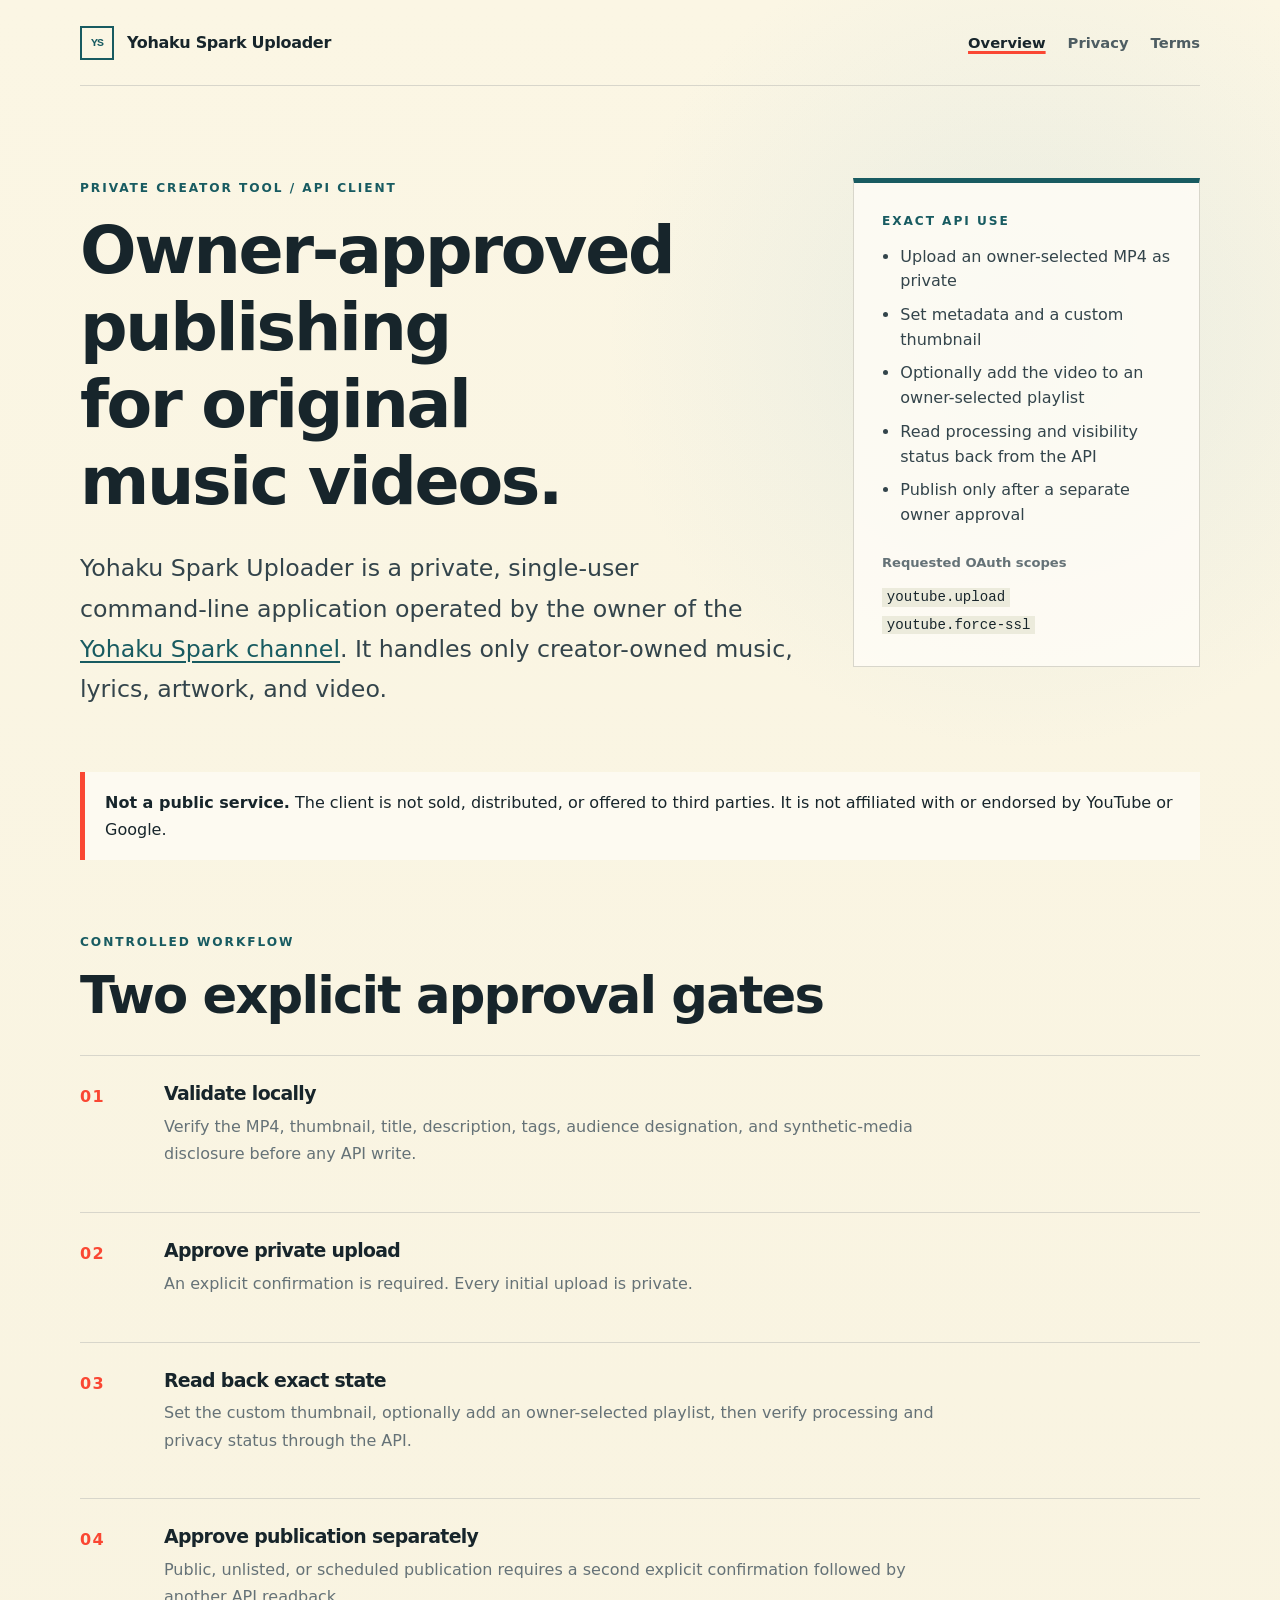
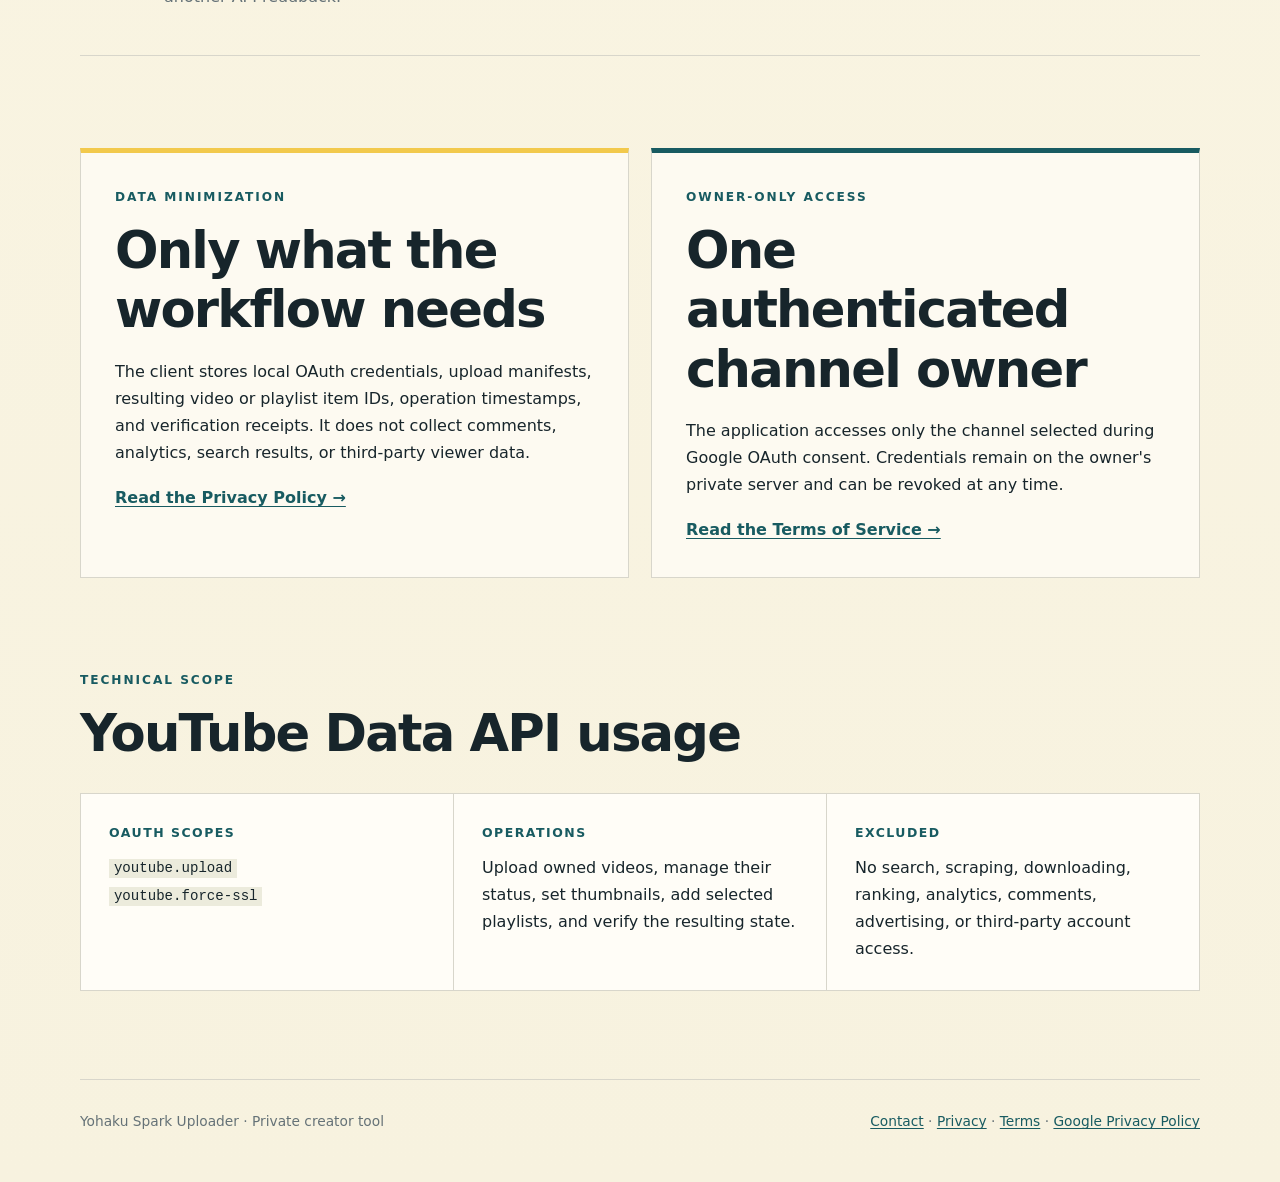
<file: index.html>
<!doctype html>
<html lang="en">
<head>
  <meta charset="utf-8">
  <meta name="viewport" content="width=device-width,initial-scale=1">
  <meta name="description" content="Yohaku Spark Uploader is a private, single-user tool for uploading creator-owned lyric videos to the Yohaku Spark channel.">
  <title>Yohaku Spark Uploader</title>
  <link rel="stylesheet" href="styles.css">
  <link rel="icon" href="favicon.svg" type="image/svg+xml">
</head>
<body>
  <header class="site-header">
    <a class="brand" href="index.html" aria-label="Yohaku Spark Uploader home">
      <span class="brand-mark" aria-hidden="true">YS</span>
      <span>Yohaku Spark Uploader</span>
    </a>
    <nav aria-label="Primary navigation">
      <a aria-current="page" href="index.html">Overview</a>
      <a href="privacy.html">Privacy</a>
      <a href="terms.html">Terms</a>
    </nav>
  </header>

  <main>
    <section class="hero hero-grid">
      <div>
        <p class="eyebrow">PRIVATE CREATOR TOOL / API CLIENT</p>
        <h1>Owner-approved publishing for original music videos.</h1>
        <p class="lede">Yohaku Spark Uploader is a private, single-user command&#8209;line application operated by the owner of the <a href="https://youtube.com/@yohaku-spark">Yohaku Spark channel</a>. It handles only creator-owned music, lyrics, artwork, and video.</p>
      </div>
      <aside class="api-summary" aria-label="API use summary">
        <p class="eyebrow">EXACT API USE</p>
        <ul class="plain-list compact">
          <li>Upload an owner-selected MP4 as private</li>
          <li>Set metadata and a custom thumbnail</li>
          <li>Optionally add the video to an owner-selected playlist</li>
          <li>Read processing and visibility status back from the API</li>
          <li>Publish only after a separate owner approval</li>
        </ul>
        <p class="scope-label">Requested OAuth scopes</p>
        <code>youtube.upload</code><br>
        <code>youtube.force-ssl</code>
      </aside>
      <div class="notice hero-notice"><strong>Not a public service.</strong> The client is not sold, distributed, or offered to third parties. It is not affiliated with or endorsed by YouTube or Google.</div>
    </section>

    <section aria-labelledby="workflow">
      <div class="section-heading">
        <p class="eyebrow">CONTROLLED WORKFLOW</p>
        <h2 id="workflow">Two explicit approval gates</h2>
      </div>
      <ol class="steps">
        <li><span>01</span><div><h3>Validate locally</h3><p>Verify the MP4, thumbnail, title, description, tags, audience designation, and synthetic-media disclosure before any API write.</p></div></li>
        <li><span>02</span><div><h3>Approve private upload</h3><p>An explicit confirmation is required. Every initial upload is private.</p></div></li>
        <li><span>03</span><div><h3>Read back exact state</h3><p>Set the custom thumbnail, optionally add an owner-selected playlist, then verify processing and privacy status through the API.</p></div></li>
        <li><span>04</span><div><h3>Approve publication separately</h3><p>Public, unlisted, or scheduled publication requires a second explicit confirmation followed by another API readback.</p></div></li>
      </ol>
    </section>

    <section class="grid" aria-label="Application details">
      <article>
        <p class="eyebrow">DATA MINIMIZATION</p>
        <h2>Only what the workflow needs</h2>
        <p>The client stores local OAuth credentials, upload manifests, resulting video or playlist item IDs, operation timestamps, and verification receipts. It does not collect comments, analytics, search results, or third-party viewer data.</p>
        <a class="text-link" href="privacy.html">Read the Privacy Policy →</a>
      </article>
      <article>
        <p class="eyebrow">OWNER-ONLY ACCESS</p>
        <h2>One authenticated channel owner</h2>
        <p>The application accesses only the channel selected during Google OAuth consent. Credentials remain on the owner's private server and can be revoked at any time.</p>
        <a class="text-link" href="terms.html">Read the Terms of Service →</a>
      </article>
    </section>

    <section class="technical" aria-labelledby="technical">
      <div class="section-heading">
        <p class="eyebrow">TECHNICAL SCOPE</p>
        <h2 id="technical">YouTube Data API usage</h2>
      </div>
      <dl>
        <div><dt>OAuth scopes</dt><dd><code>youtube.upload</code><br><code>youtube.force-ssl</code></dd></div>
        <div><dt>Operations</dt><dd>Upload owned videos, manage their status, set thumbnails, add selected playlists, and verify the resulting state.</dd></div>
        <div><dt>Excluded</dt><dd>No search, scraping, downloading, ranking, analytics, comments, advertising, or third-party account access.</dd></div>
      </dl>
    </section>
  </main>

  <footer>
    <p>Yohaku Spark Uploader · Private creator tool</p>
    <p><a href="https://github.com/h008/yohaku-spark-uploader/issues">Contact</a> · <a href="privacy.html">Privacy</a> · <a href="terms.html">Terms</a> · <a href="https://policies.google.com/privacy">Google Privacy Policy</a></p>
  </footer>
</body>
</html>
</file>
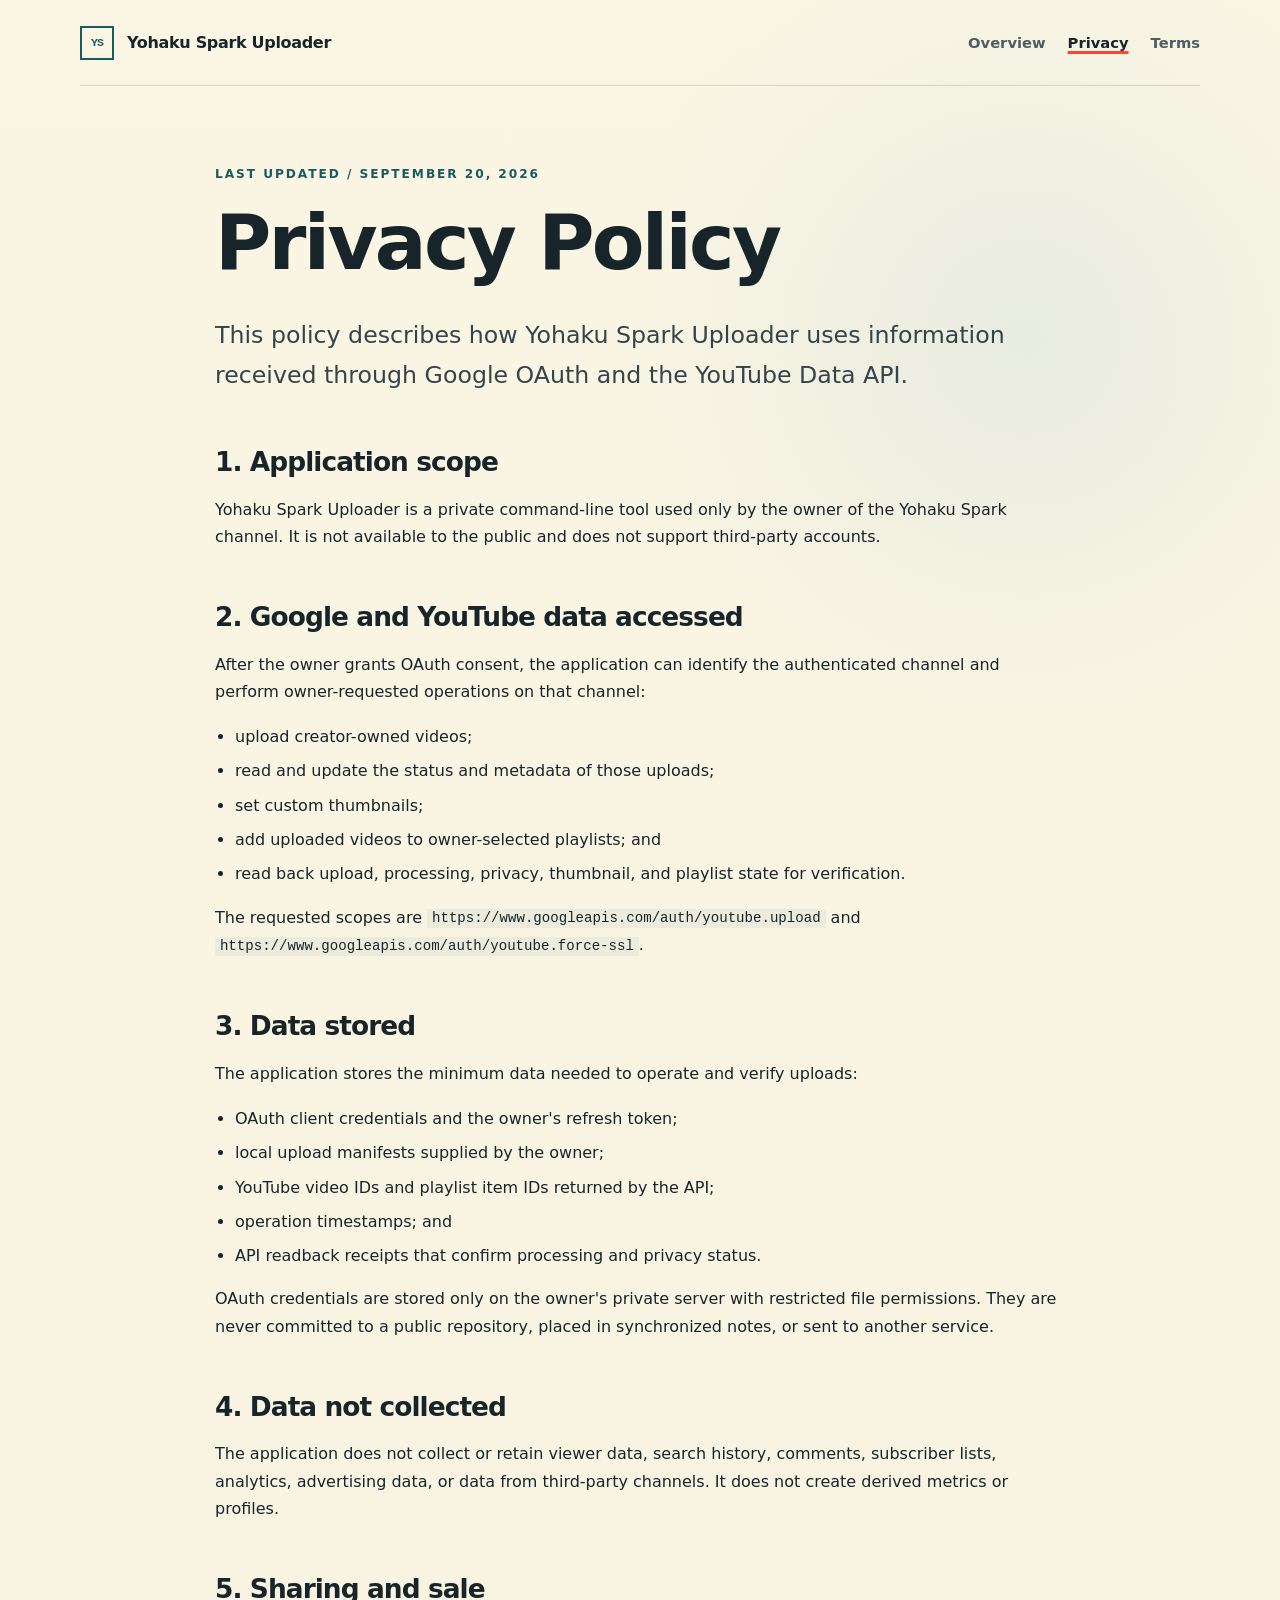
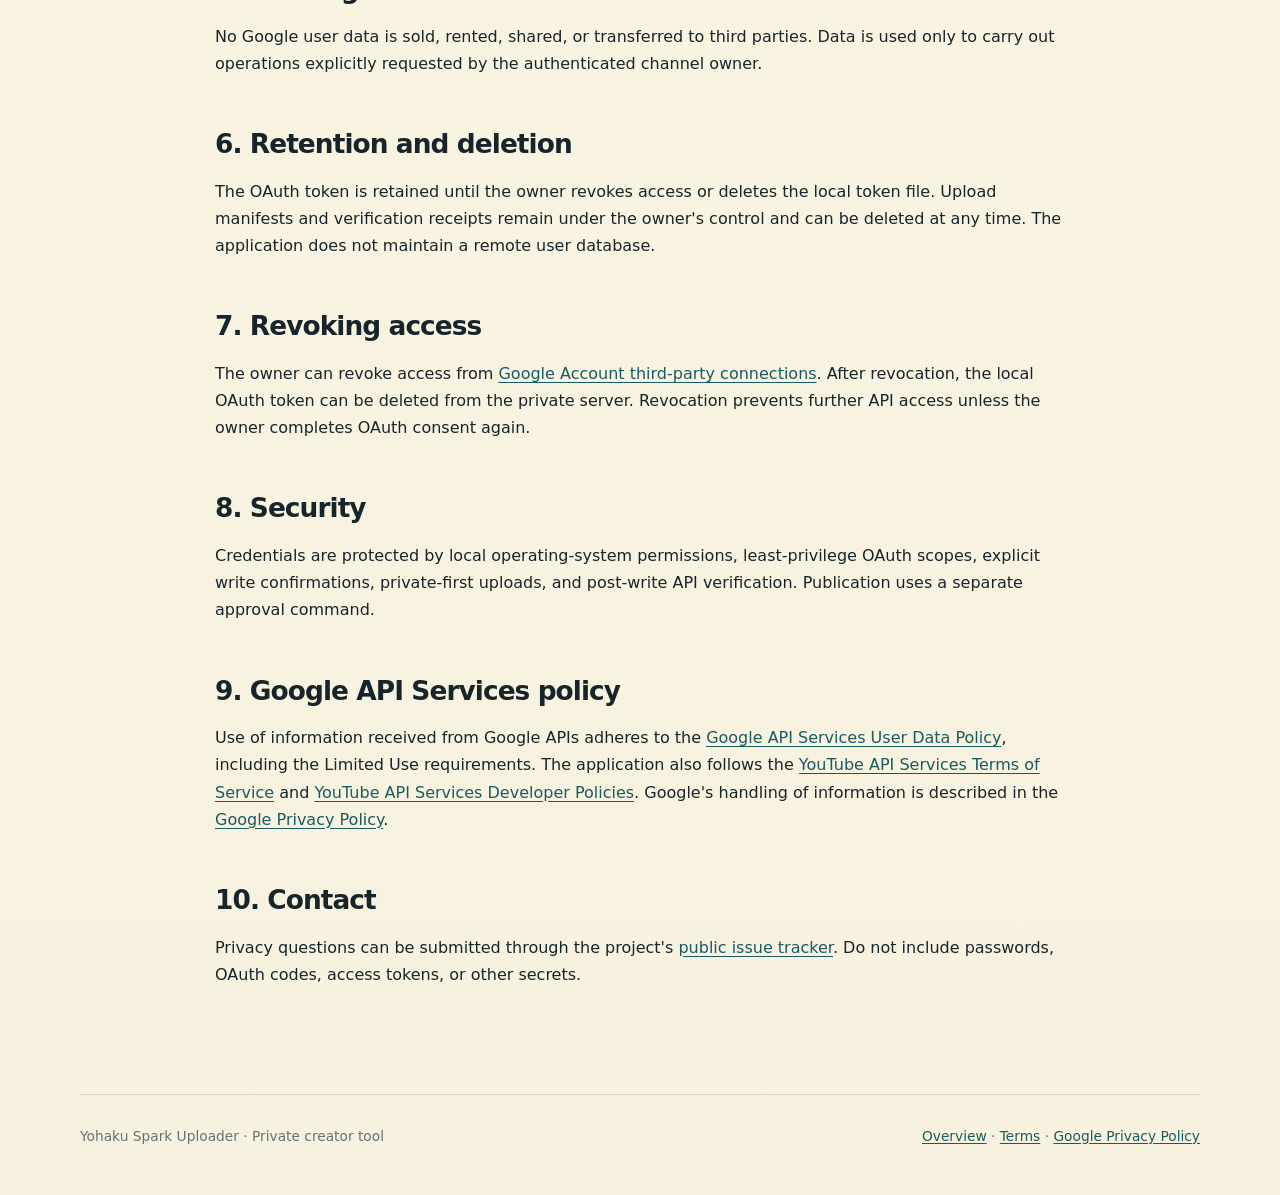
<file: privacy.html>
<!doctype html>
<html lang="en">
<head>
  <meta charset="utf-8">
  <meta name="viewport" content="width=device-width,initial-scale=1">
  <meta name="description" content="Privacy Policy for Yohaku Spark Uploader.">
  <title>Privacy Policy · Yohaku Spark Uploader</title>
  <link rel="stylesheet" href="styles.css">
  <link rel="icon" href="favicon.svg" type="image/svg+xml">
</head>
<body>
  <header class="site-header">
    <a class="brand" href="index.html"><span class="brand-mark" aria-hidden="true">YS</span><span>Yohaku Spark Uploader</span></a>
    <nav aria-label="Primary navigation"><a href="index.html">Overview</a><a aria-current="page" href="privacy.html">Privacy</a><a href="terms.html">Terms</a></nav>
  </header>
  <main class="document">
    <p class="eyebrow">LAST UPDATED / SEPTEMBER 20, 2026</p>
    <h1>Privacy Policy</h1>
    <p class="lede">This policy describes how Yohaku Spark Uploader uses information received through Google OAuth and the YouTube Data API.</p>

    <h2>1. Application scope</h2>
    <p>Yohaku Spark Uploader is a private command-line tool used only by the owner of the Yohaku Spark channel. It is not available to the public and does not support third-party accounts.</p>

    <h2>2. Google and YouTube data accessed</h2>
    <p>After the owner grants OAuth consent, the application can identify the authenticated channel and perform owner-requested operations on that channel:</p>
    <ul>
      <li>upload creator-owned videos;</li>
      <li>read and update the status and metadata of those uploads;</li>
      <li>set custom thumbnails;</li>
      <li>add uploaded videos to owner-selected playlists; and</li>
      <li>read back upload, processing, privacy, thumbnail, and playlist state for verification.</li>
    </ul>
    <p>The requested scopes are <code>https://www.googleapis.com/auth/youtube.upload</code> and <code>https://www.googleapis.com/auth/youtube.force-ssl</code>.</p>

    <h2>3. Data stored</h2>
    <p>The application stores the minimum data needed to operate and verify uploads:</p>
    <ul>
      <li>OAuth client credentials and the owner's refresh token;</li>
      <li>local upload manifests supplied by the owner;</li>
      <li>YouTube video IDs and playlist item IDs returned by the API;</li>
      <li>operation timestamps; and</li>
      <li>API readback receipts that confirm processing and privacy status.</li>
    </ul>
    <p>OAuth credentials are stored only on the owner's private server with restricted file permissions. They are never committed to a public repository, placed in synchronized notes, or sent to another service.</p>

    <h2>4. Data not collected</h2>
    <p>The application does not collect or retain viewer data, search history, comments, subscriber lists, analytics, advertising data, or data from third-party channels. It does not create derived metrics or profiles.</p>

    <h2>5. Sharing and sale</h2>
    <p>No Google user data is sold, rented, shared, or transferred to third parties. Data is used only to carry out operations explicitly requested by the authenticated channel owner.</p>

    <h2>6. Retention and deletion</h2>
    <p>The OAuth token is retained until the owner revokes access or deletes the local token file. Upload manifests and verification receipts remain under the owner's control and can be deleted at any time. The application does not maintain a remote user database.</p>

    <h2>7. Revoking access</h2>
    <p>The owner can revoke access from <a href="https://myaccount.google.com/connections">Google Account third-party connections</a>. After revocation, the local OAuth token can be deleted from the private server. Revocation prevents further API access unless the owner completes OAuth consent again.</p>

    <h2>8. Security</h2>
    <p>Credentials are protected by local operating-system permissions, least-privilege OAuth scopes, explicit write confirmations, private-first uploads, and post-write API verification. Publication uses a separate approval command.</p>

    <h2>9. Google API Services policy</h2>
    <p>Use of information received from Google APIs adheres to the <a href="https://developers.google.com/terms/api-services-user-data-policy">Google API Services User Data Policy</a>, including the Limited Use requirements. The application also follows the <a href="https://developers.google.com/youtube/terms/api-services-terms-of-service">YouTube API Services Terms of Service</a> and <a href="https://developers.google.com/youtube/terms/developer-policies">YouTube API Services Developer Policies</a>. Google's handling of information is described in the <a href="https://policies.google.com/privacy">Google Privacy Policy</a>.</p>

    <h2>10. Contact</h2>
    <p>Privacy questions can be submitted through the project's <a href="https://github.com/h008/yohaku-spark-uploader/issues">public issue tracker</a>. Do not include passwords, OAuth codes, access tokens, or other secrets.</p>
  </main>
  <footer><p>Yohaku Spark Uploader · Private creator tool</p><p><a href="index.html">Overview</a> · <a href="terms.html">Terms</a> · <a href="https://policies.google.com/privacy">Google Privacy Policy</a></p></footer>
</body>
</html>
</file>
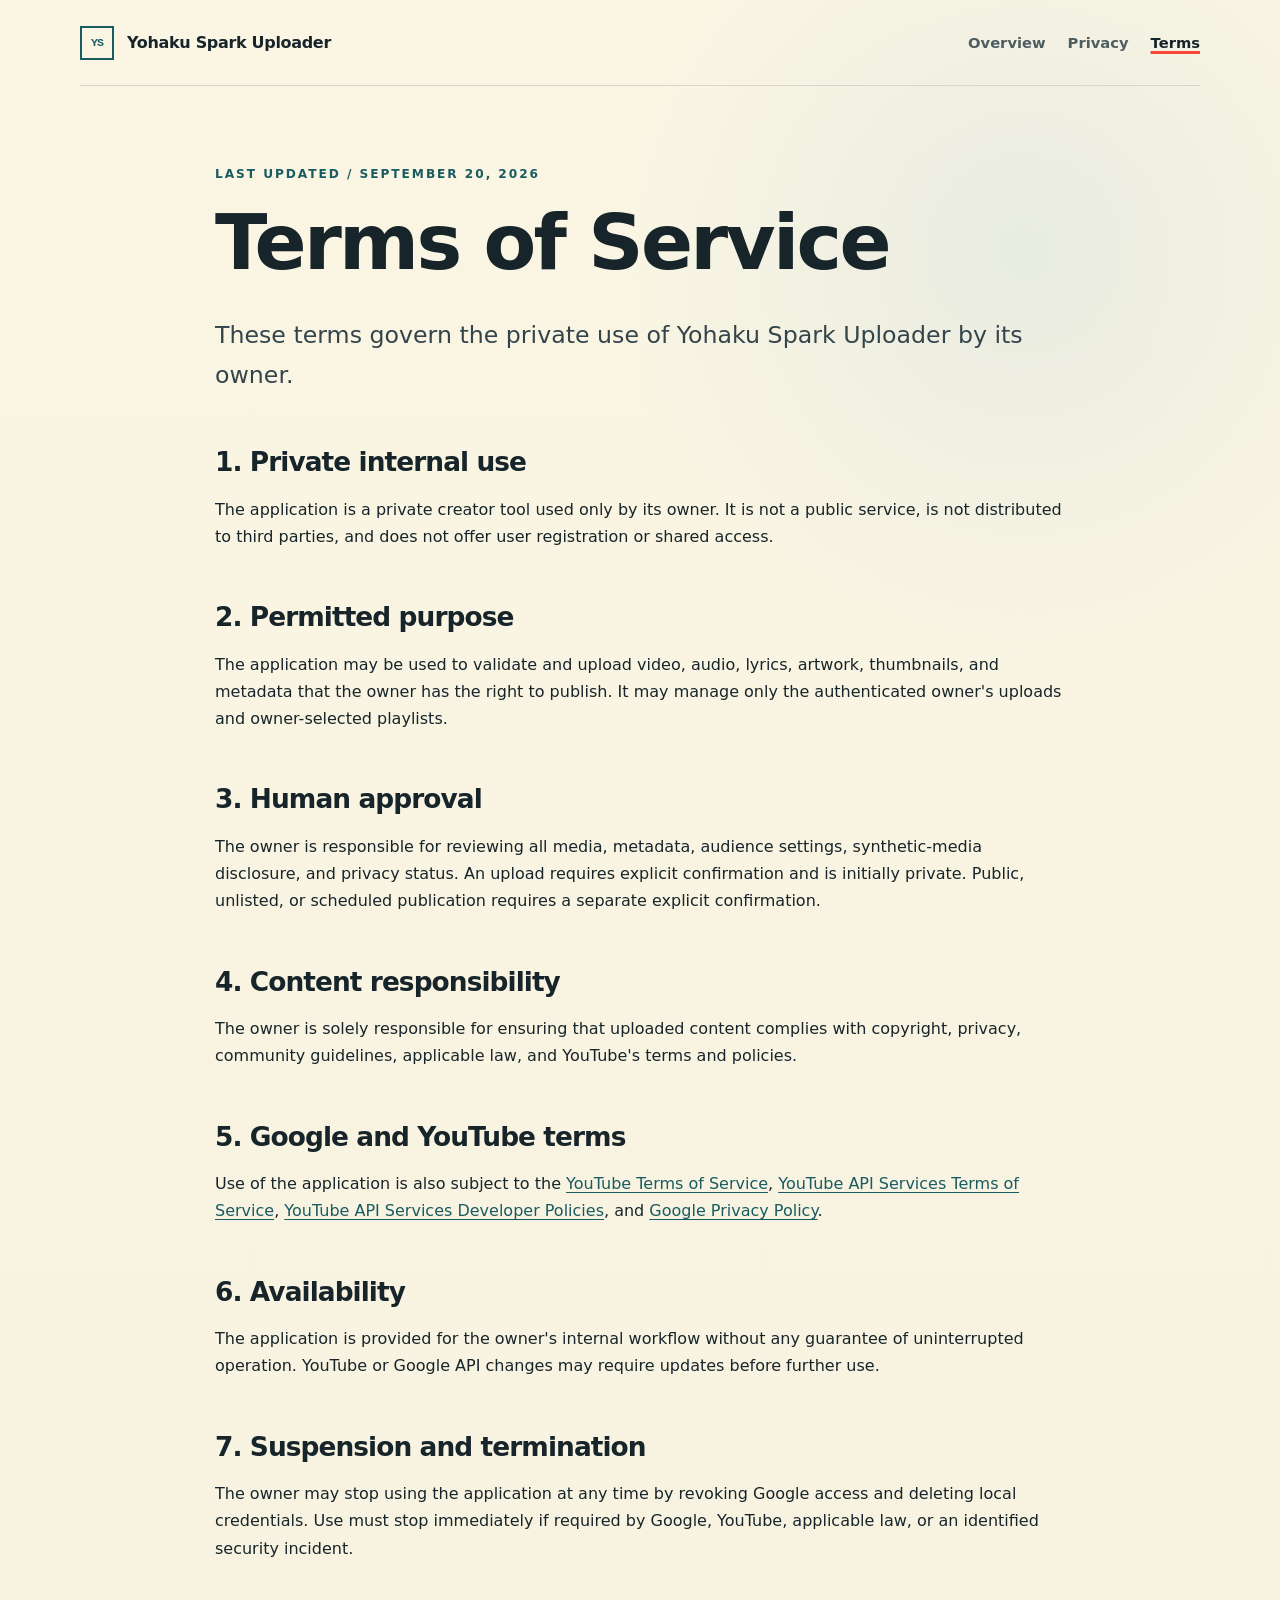
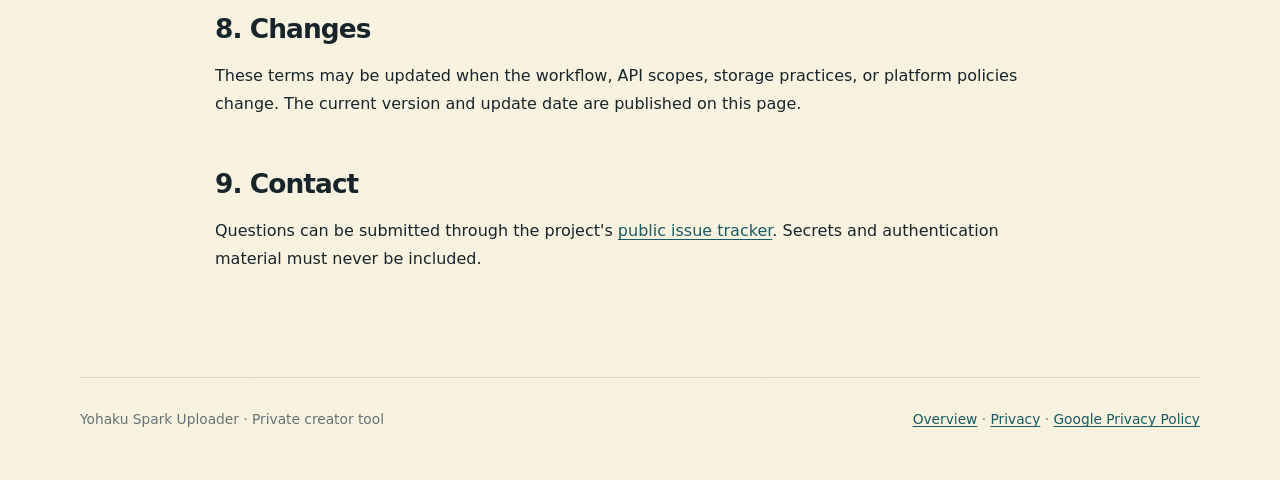
<file: terms.html>
<!doctype html>
<html lang="en">
<head>
  <meta charset="utf-8">
  <meta name="viewport" content="width=device-width,initial-scale=1">
  <meta name="description" content="Terms of Service for Yohaku Spark Uploader.">
  <title>Terms of Service · Yohaku Spark Uploader</title>
  <link rel="stylesheet" href="styles.css">
  <link rel="icon" href="favicon.svg" type="image/svg+xml">
</head>
<body>
  <header class="site-header">
    <a class="brand" href="index.html"><span class="brand-mark" aria-hidden="true">YS</span><span>Yohaku Spark Uploader</span></a>
    <nav aria-label="Primary navigation"><a href="index.html">Overview</a><a href="privacy.html">Privacy</a><a aria-current="page" href="terms.html">Terms</a></nav>
  </header>
  <main class="document">
    <p class="eyebrow">LAST UPDATED / SEPTEMBER 20, 2026</p>
    <h1>Terms of Service</h1>
    <p class="lede">These terms govern the private use of Yohaku Spark Uploader by its owner.</p>

    <h2>1. Private internal use</h2>
    <p>The application is a private creator tool used only by its owner. It is not a public service, is not distributed to third parties, and does not offer user registration or shared access.</p>

    <h2>2. Permitted purpose</h2>
    <p>The application may be used to validate and upload video, audio, lyrics, artwork, thumbnails, and metadata that the owner has the right to publish. It may manage only the authenticated owner's uploads and owner-selected playlists.</p>

    <h2>3. Human approval</h2>
    <p>The owner is responsible for reviewing all media, metadata, audience settings, synthetic-media disclosure, and privacy status. An upload requires explicit confirmation and is initially private. Public, unlisted, or scheduled publication requires a separate explicit confirmation.</p>

    <h2>4. Content responsibility</h2>
    <p>The owner is solely responsible for ensuring that uploaded content complies with copyright, privacy, community guidelines, applicable law, and YouTube's terms and policies.</p>

    <h2>5. Google and YouTube terms</h2>
    <p>Use of the application is also subject to the <a href="https://www.youtube.com/t/terms">YouTube Terms of Service</a>, <a href="https://developers.google.com/youtube/terms/api-services-terms-of-service">YouTube API Services Terms of Service</a>, <a href="https://developers.google.com/youtube/terms/developer-policies">YouTube API Services Developer Policies</a>, and <a href="https://policies.google.com/privacy">Google Privacy Policy</a>.</p>

    <h2>6. Availability</h2>
    <p>The application is provided for the owner's internal workflow without any guarantee of uninterrupted operation. YouTube or Google API changes may require updates before further use.</p>

    <h2>7. Suspension and termination</h2>
    <p>The owner may stop using the application at any time by revoking Google access and deleting local credentials. Use must stop immediately if required by Google, YouTube, applicable law, or an identified security incident.</p>

    <h2>8. Changes</h2>
    <p>These terms may be updated when the workflow, API scopes, storage practices, or platform policies change. The current version and update date are published on this page.</p>

    <h2>9. Contact</h2>
    <p>Questions can be submitted through the project's <a href="https://github.com/h008/yohaku-spark-uploader/issues">public issue tracker</a>. Secrets and authentication material must never be included.</p>
  </main>
  <footer><p>Yohaku Spark Uploader · Private creator tool</p><p><a href="index.html">Overview</a> · <a href="privacy.html">Privacy</a> · <a href="https://policies.google.com/privacy">Google Privacy Policy</a></p></footer>
</body>
</html>
</file>
<file: styles.css>
:root {
  --ivory: #fbf6e4;
  --paper: #fffdf7;
  --ink: #17252b;
  --muted: #657277;
  --teal: #185b61;
  --coral: #fa4733;
  --yellow: #f2c94c;
  --blue: #a8c9d8;
  --line: #d8d6cb;
  --max: 1120px;
}

* { box-sizing: border-box; }
html { color-scheme: light; scroll-behavior: smooth; }
body {
  margin: 0;
  color: var(--ink);
  background:
    radial-gradient(circle at 80% 12%, rgba(168,201,216,.22), transparent 26rem),
    linear-gradient(180deg, var(--ivory), #f7f2df);
  font-family: Inter, ui-sans-serif, system-ui, -apple-system, BlinkMacSystemFont, "Segoe UI", sans-serif;
  line-height: 1.7;
}
a { color: var(--teal); text-underline-offset: .18em; }
a:hover { color: #0d4147; }
.site-header, main, footer { width: min(calc(100% - 40px), var(--max)); margin-inline: auto; }
.site-header {
  min-height: 86px;
  display: flex;
  align-items: center;
  justify-content: space-between;
  gap: 24px;
  border-bottom: 1px solid var(--line);
}
.brand {
  min-height: 44px;
  display: inline-flex;
  gap: 13px;
  align-items: center;
  color: var(--ink);
  font-weight: 760;
  letter-spacing: -.02em;
  text-decoration: none;
}
.brand-mark {
  width: 34px;
  height: 34px;
  display: inline-grid;
  place-items: center;
  border: 2px solid var(--teal);
  color: var(--teal);
  font-family: ui-monospace, SFMono-Regular, Menlo, Consolas, monospace;
  font-size: .72rem;
  letter-spacing: -.08em;
}
nav { display: flex; gap: 22px; }
nav a { min-height: 44px; display: inline-flex; align-items: center; color: #4e5d62; font-size: .92rem; font-weight: 650; text-decoration: none; }
nav a[aria-current="page"] { color: var(--ink); text-decoration: underline; text-decoration-color: var(--coral); text-decoration-thickness: 3px; }
main { padding: 78px 0 88px; }
.hero { padding: 14px 0 72px; }
.hero-grid { display: grid; grid-template-columns: minmax(0, 1.35fr) minmax(280px, .65fr); gap: 36px 52px; align-items: start; }
.eyebrow { margin: 0 0 13px; color: var(--teal); font-size: .76rem; font-weight: 820; letter-spacing: .16em; }
h1, h2, h3 { line-height: 1.16; letter-spacing: -.035em; }
h1 { max-width: 780px; margin: 0 0 28px; font-size: clamp(2.8rem, 5.2vw, 5rem); font-weight: 820; text-wrap: balance; }
h2 { margin: 0 0 18px; font-size: clamp(1.8rem, 4vw, 3.2rem); }
h3 { margin: 0 0 8px; font-size: 1.18rem; }
p { margin: 0 0 1.1em; }
.lede { max-width: 840px; color: #33444b; font-size: clamp(1.12rem, 2.2vw, 1.48rem); }
.notice { margin-top: 32px; padding: 17px 20px; border-left: 5px solid var(--coral); background: rgba(255,253,247,.72); }
.hero-notice { grid-column: 1 / -1; margin-top: 0; }
.api-summary { padding: 28px; background: rgba(255,253,247,.82); border: 1px solid var(--line); border-top: 5px solid var(--teal); }
.plain-list { margin: 0; padding-left: 1.15rem; }
.plain-list li { margin-bottom: .55rem; }
.compact { color: #33444b; font-size: 1rem; line-height: 1.55; }
.scope-label { margin: 24px 0 8px; color: var(--muted); font-size: .82rem; font-weight: 760; }
.section-heading { margin: 0 0 30px; }
.steps { margin: 0 0 92px; padding: 0; list-style: none; border-top: 1px solid var(--line); }
.steps li { display: grid; grid-template-columns: 72px 1fr; gap: 12px; padding: 27px 0; border-bottom: 1px solid var(--line); }
.steps li > span { color: var(--coral); font-weight: 820; letter-spacing: .08em; }
.steps p { max-width: 800px; color: var(--muted); }
.grid { display: grid; grid-template-columns: 1fr 1fr; gap: 22px; margin-bottom: 92px; }
.grid article { padding: 34px; background: rgba(255,253,247,.78); border: 1px solid var(--line); }
.grid article:nth-child(2) { border-top: 5px solid var(--teal); }
.grid article:nth-child(1) { border-top: 5px solid var(--yellow); }
.text-link { font-weight: 760; }
.technical dl { display: grid; grid-template-columns: repeat(3, 1fr); gap: 1px; margin: 0; background: var(--line); border: 1px solid var(--line); }
.technical dl div { padding: 28px; background: var(--paper); }
dt { margin-bottom: 10px; color: var(--teal); font-size: .78rem; font-weight: 820; letter-spacing: .12em; text-transform: uppercase; }
dd { margin: 0; }
code { padding: .1em .35em; background: #ecebdc; font-family: ui-monospace, SFMono-Regular, Menlo, Consolas, monospace; font-size: .88em; overflow-wrap: anywhere; }
.document { max-width: 850px; }
.document h1 { font-size: clamp(3rem, 6vw, 5.3rem); }
.document h2 { margin-top: 52px; font-size: 1.65rem; }
.document ul { padding-left: 1.25rem; }
.document li { margin-bottom: .45rem; }
footer { display: flex; justify-content: space-between; gap: 24px; padding: 30px 0 48px; border-top: 1px solid var(--line); color: var(--muted); font-size: .86rem; }
footer p { margin: 0; }

@media (max-width: 760px) {
  .site-header { align-items: flex-start; flex-direction: column; padding: 22px 0; }
  nav { width: 100%; justify-content: space-between; gap: 12px; }
  nav a { min-width: 30%; justify-content: center; }
  main { padding-top: 38px; }
  h1 { font-size: clamp(2.15rem, 10vw, 3.25rem); line-height: 1.08; }
  .hero { padding-bottom: 52px; }
  .hero-grid { grid-template-columns: 1fr; gap: 28px; }
  .hero-notice { grid-column: auto; }
  .api-summary { padding: 23px; }
  .grid, .technical dl { grid-template-columns: 1fr; }
  .steps li { grid-template-columns: 48px 1fr; }
  footer { flex-direction: column; }
}

@media (prefers-reduced-motion: reduce) { html { scroll-behavior: auto; } }
</file>
